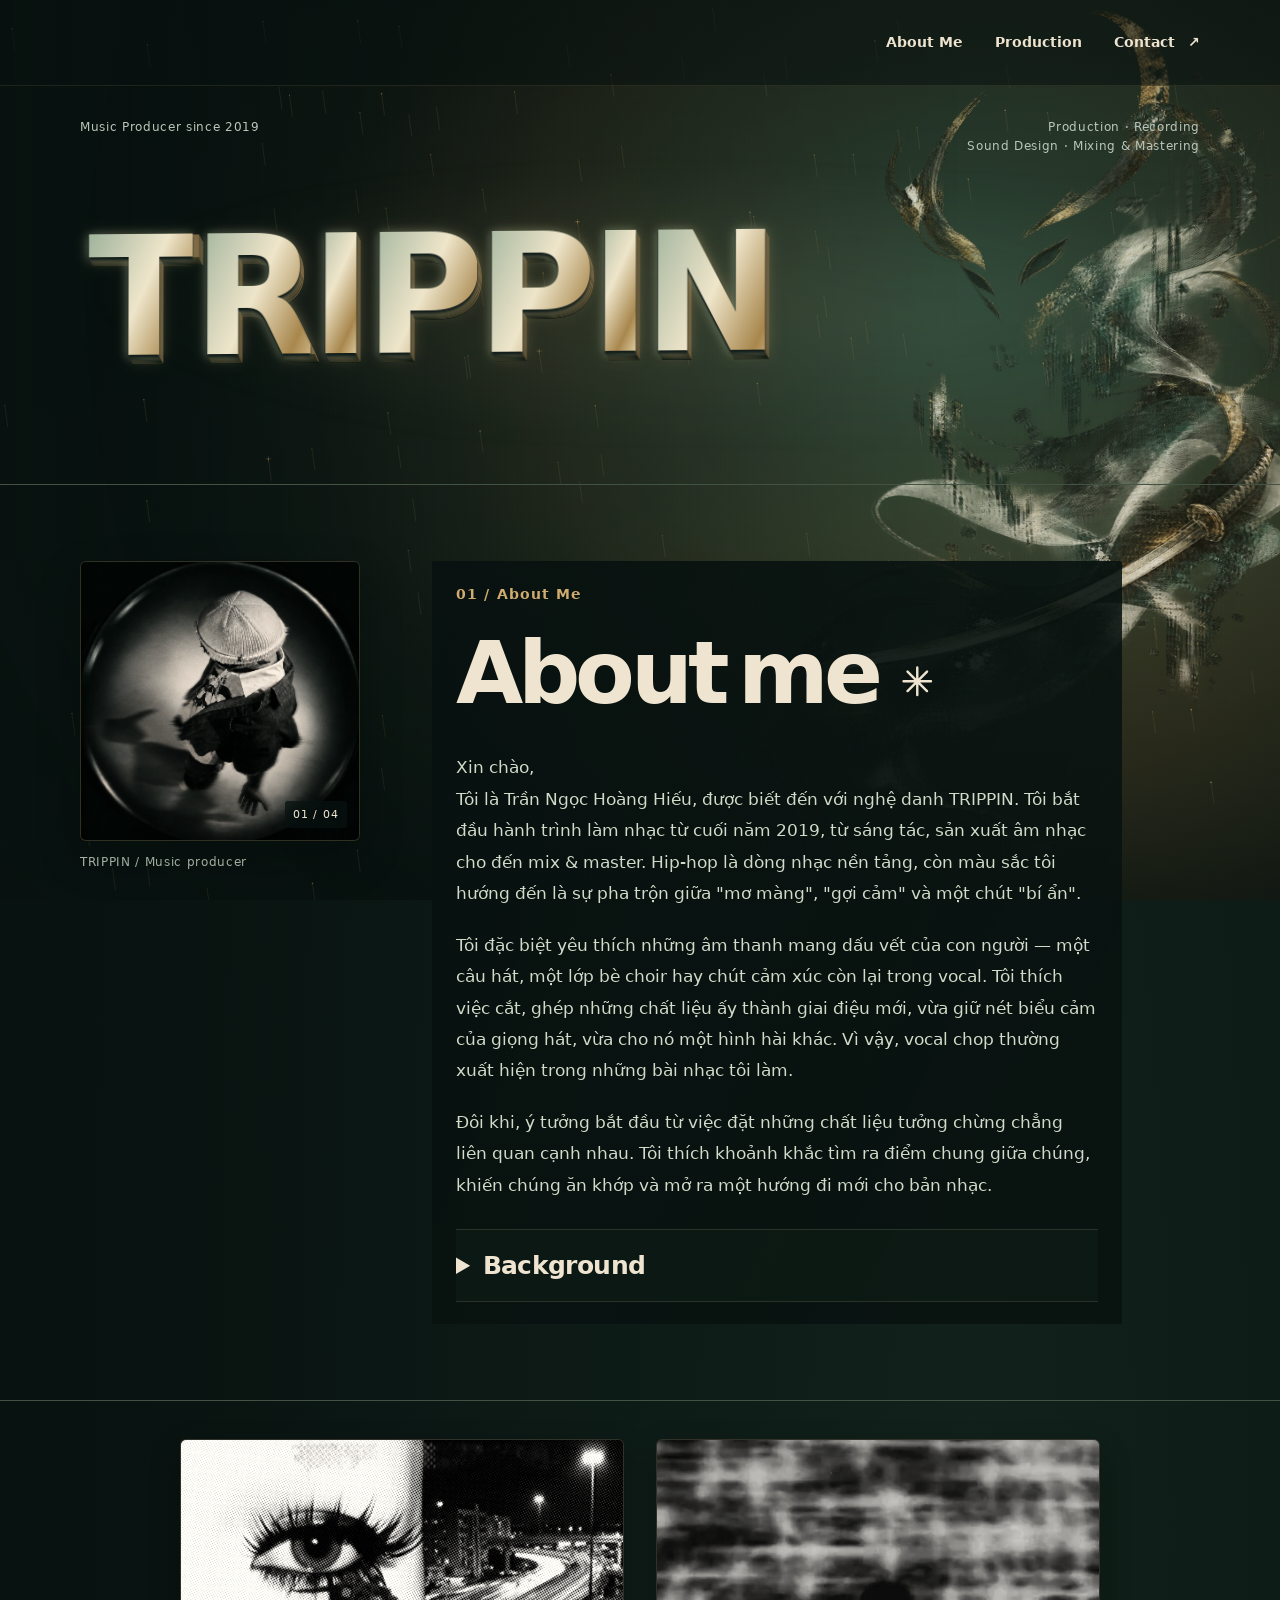
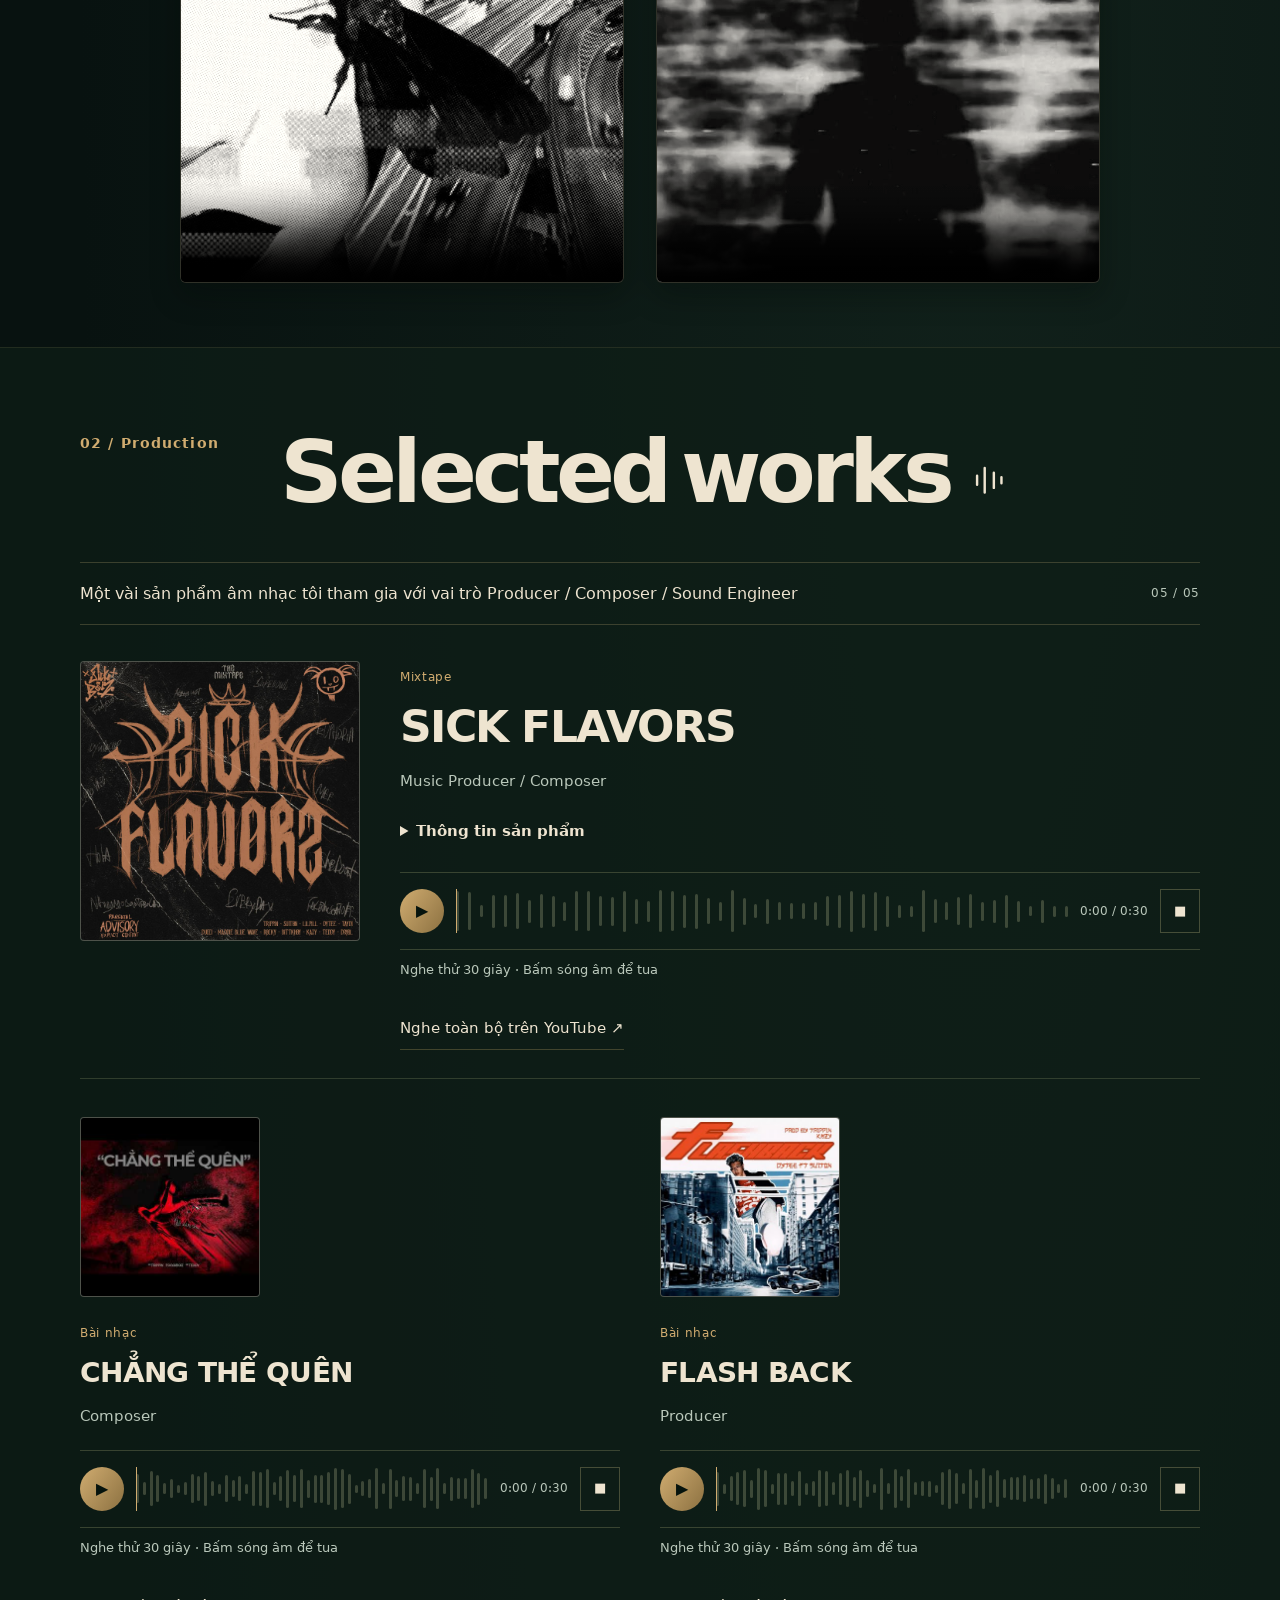
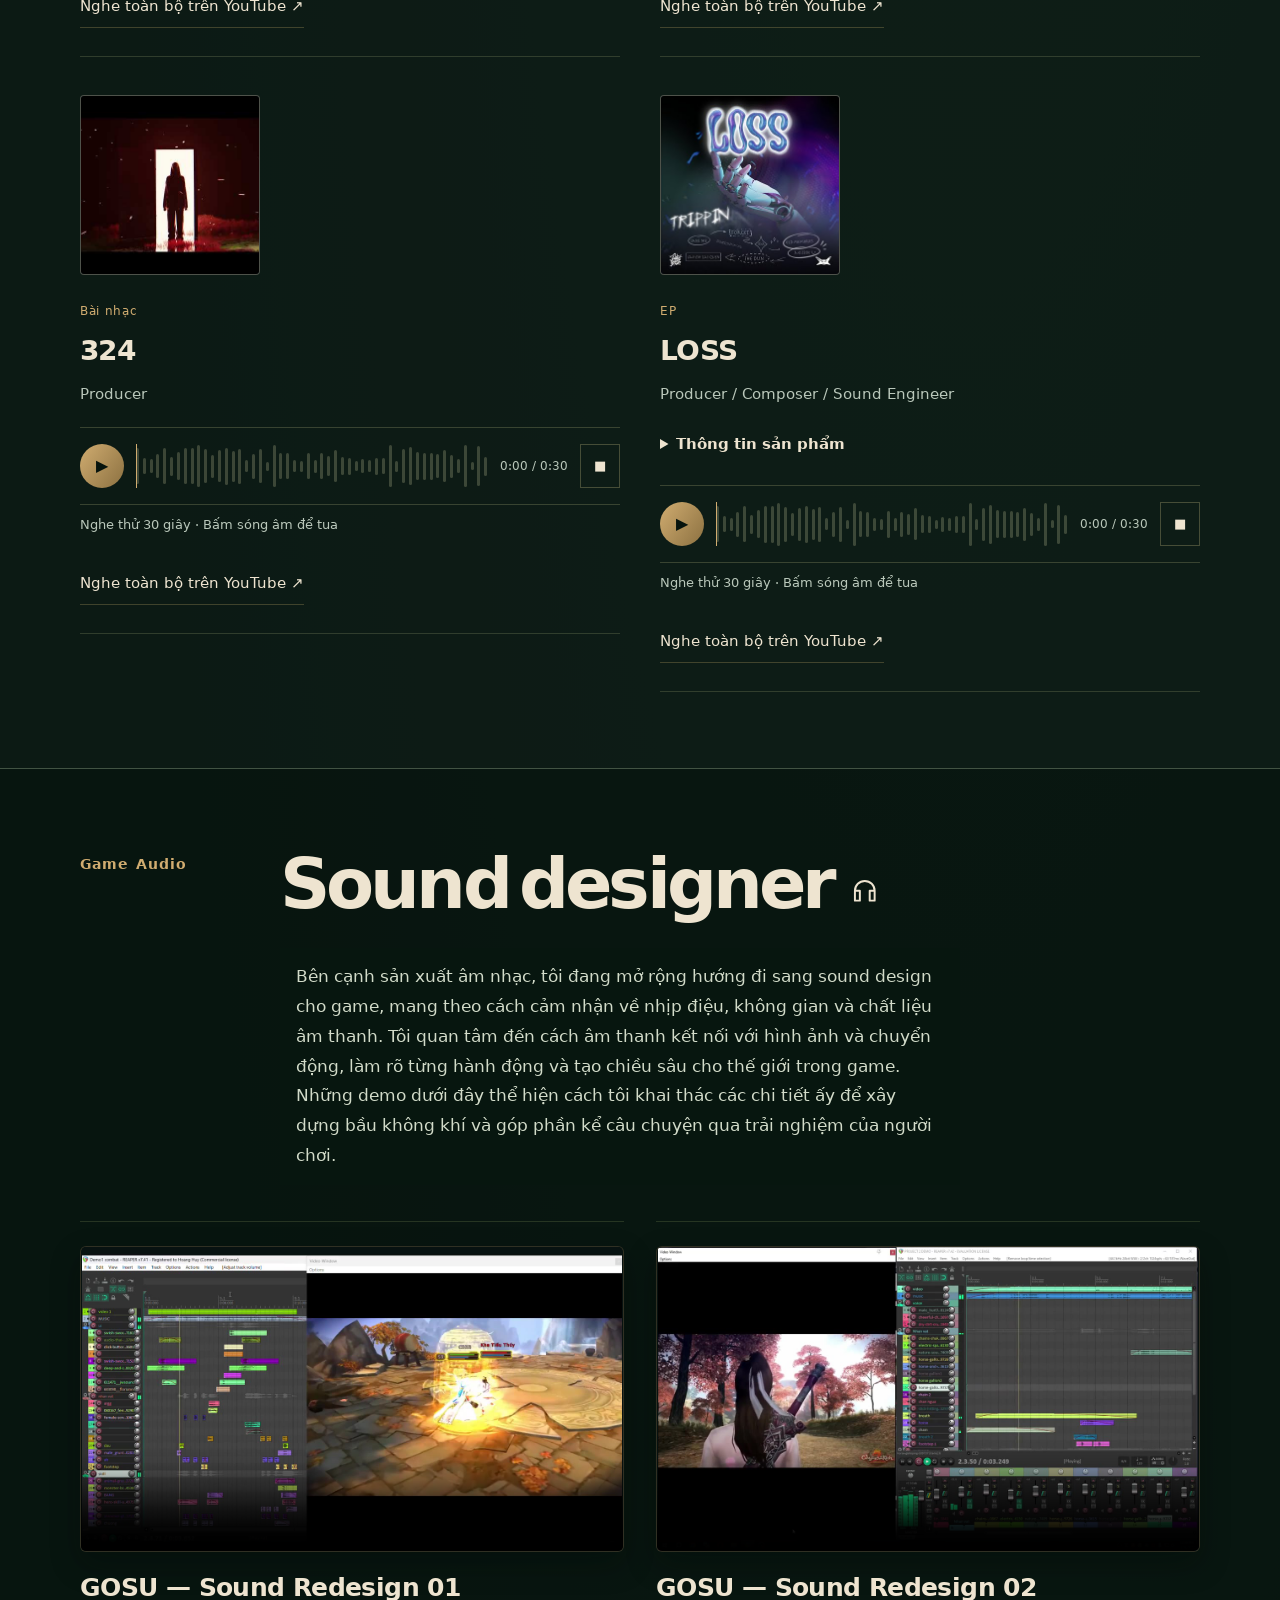
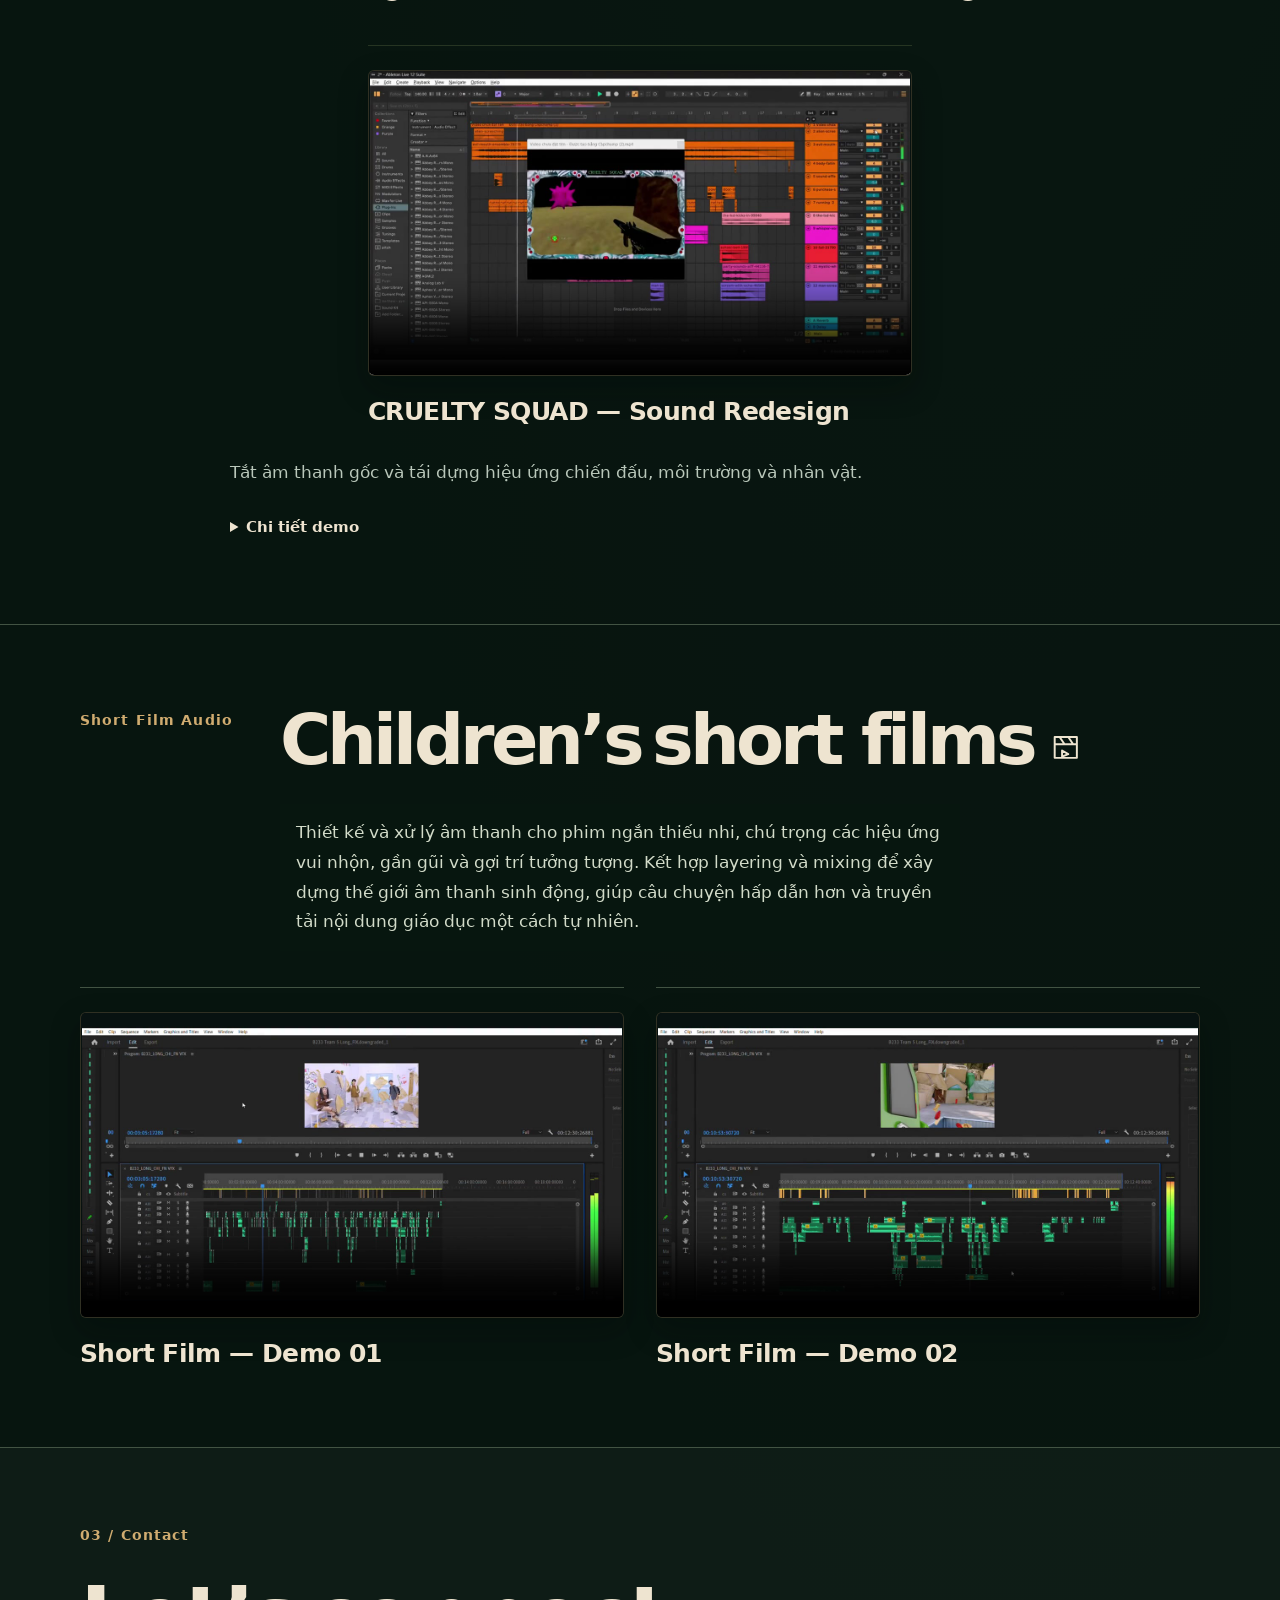
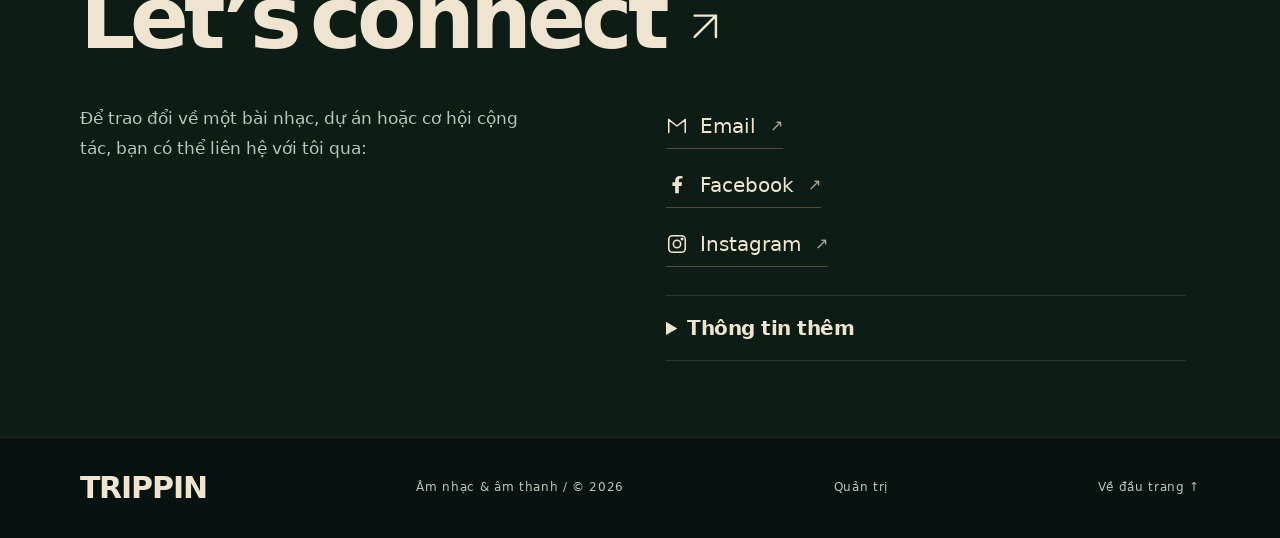
<file: index.html>
<!doctype html><html lang="vi"><head><meta charset="utf-8"><meta name="viewport" content="width=device-width,initial-scale=1"><meta name="theme-color" content="#081210"><meta name="description" content="TRIPPIN — Music producer từ cuối năm 2019. Sáng tác, sản xuất âm nhạc, mix & master. Hip-hop và những khám phá âm thanh mang tính con người."><title>TRIPPIN — Âm nhạc & khám phá âm thanh</title><link rel="preload" href="assets/fonts/trippin-sans-regular.woff" as="font" type="font/woff" crossorigin><link rel="preload" href="assets/fonts/trippin-sans-bold.woff" as="font" type="font/woff" crossorigin><link rel="stylesheet" href="fonts.css?v=19"><link rel="stylesheet" href="style.css?v=33"><link rel="stylesheet" href="visuals.css?v=42"><link rel="stylesheet" href="samurai.css?v=45"><script defer src="editor-store.js"></script><script defer src="content-loader.js"></script><script defer src="youtube-preview.js?v=2"></script><script defer src="portrait-gallery.js?v=2"></script><script defer src="app.js?v=38"></script><script defer src="visuals.js?v=46"></script></head><body><canvas id="interactionCanvas" aria-hidden="true"></canvas><div id="samuraiScene" class="samurai-scene" aria-hidden="true"><div class="samurai-halo"></div><div class="samurai-form" id="samuraiForm"><img id="samuraiFigure" src="assets/visuals/samurai-sonic-v3.png" alt="" fetchpriority="high"><img class="samurai-fragment" data-piece="0" src="assets/visuals/samurai-sonic-v3.png" alt="" loading="eager"><img class="samurai-fragment" data-piece="1" src="assets/visuals/samurai-sonic-v3.png" alt="" loading="eager"><img class="samurai-fragment" data-piece="2" src="assets/visuals/samurai-sonic-v3.png" alt="" loading="eager"><img class="samurai-fragment" data-piece="3" src="assets/visuals/samurai-sonic-v3.png" alt="" loading="eager"><img class="samurai-fragment" data-piece="4" src="assets/visuals/samurai-sonic-v3.png" alt="" loading="eager"><img class="samurai-fragment" data-piece="5" src="assets/visuals/samurai-sonic-v3.png" alt="" loading="eager"><img class="samurai-fragment" data-piece="6" src="assets/visuals/samurai-sonic-v3.png" alt="" loading="eager"><img class="samurai-fragment" data-piece="7" src="assets/visuals/samurai-sonic-v3.png" alt="" loading="eager"><img class="samurai-sheen" src="assets/visuals/samurai-sonic-v3.png" alt="" loading="eager"></div><div class="samurai-mist"></div></div><canvas id="ambientCanvas" aria-hidden="true"></canvas><div class="scroll-progress" aria-hidden="true"></div>
<a href="#main" class="skip">Đến nội dung</a>
<header><nav aria-label="Điều hướng"><a href="#profile">About Me</a><a href="#production">Production</a><a href="#contact">Contact <span>↗</span></a></nav></header>
<main id="main">
<section id="about" class="chapter" aria-label="About Me">
 <div class="hero"><div class="hero-caption"><span class="label" data-copy="heroRole">Music Producer since 2019</span><span class="label" data-copy="heroSkills">Production · Recording
Sound Design · Mixing &amp; Mastering</span></div><div class="name-row"><h1>TRIPPIN</h1></div></div>
 <section id="profile" class="section about"><figure class="portrait"><div id="portraitGallery"><div id="portraitPlaceholder" class="portrait-placeholder"><span class="portrait-letter" aria-hidden="true">T</span><span class="label">Chờ ảnh chân dung</span></div></div><figcaption class="label">TRIPPIN / Music producer</figcaption></figure><div class="about-copy"><span class="label">01 / About Me</span><h2><span data-copy="aboutHeadingLead">About</span><br><em><span data-copy="aboutHeadingTail">me</span><svg class="heading-icon" viewBox="0 0 24 24" aria-hidden="true" focusable="false"><path d="M12 3v18M3 12h18M5.6 5.6l12.8 12.8M5.6 18.4L18.4 5.6"/></svg></em></h2><p data-copy="aboutP1">Xin chào,
Tôi là Trần Ngọc Hoàng Hiếu, được biết đến với nghệ danh TRIPPIN. Tôi bắt đầu hành trình làm nhạc từ cuối năm 2019, từ sáng tác, sản xuất âm nhạc cho đến mix &amp; master. Hip-hop là dòng nhạc nền tảng, còn màu sắc tôi hướng đến là sự pha trộn giữa "mơ màng", "gợi cảm" và một chút "bí ẩn".</p><p data-copy="aboutP2">Tôi đặc biệt yêu thích những âm thanh mang dấu vết của con người — một câu hát, một lớp bè choir hay chút cảm xúc còn lại trong vocal. Tôi thích việc cắt, ghép những chất liệu ấy thành giai điệu mới, vừa giữ nét biểu cảm của giọng hát, vừa cho nó một hình hài khác. Vì vậy, vocal chop thường xuất hiện trong những bài nhạc tôi làm.</p><p data-copy="aboutP3">Đôi khi, ý tưởng bắt đầu từ việc đặt những chất liệu tưởng chừng chẳng liên quan cạnh nhau. Tôi thích khoảnh khắc tìm ra điểm chung giữa chúng, khiến chúng ăn khớp và mở ra một hướng đi mới cho bản nhạc.</p><details class="background-note"><summary>Background</summary><p data-copy="backgroundP1">Tôi hoạt động cùng tổ đội sản xuất âm nhạc Sickboiz và từng cộng tác trong một số dự án của các artist.</p><p data-copy="backgroundP2">Giai đoạn 2024–2025, tôi tham gia đội ngũ sound design cho phim ngắn thiếu nhi trên YouTube, khám phá cách âm thanh tạo không gian và dẫn dắt câu chuyện.</p><p data-copy="backgroundP3">Tôi linh hoạt sử dụng AI để hỗ trợ workflow khi cần, đồng thời muốn đi sâu hơn vào sound design để kể những câu chuyện giàu hình ảnh và cảm xúc.</p></details></div></section>
 <section id="about-media" class="section about-media" aria-label="Video thể hiện màu sắc âm nhạc"><div id="aboutVideos" class="video-grid"></div></section>
 <section id="notes" class="section notes" hidden><div class="subsection-head"><h3>Studio Notes</h3></div><div id="notesList"></div></section>
</section>
<section id="production" class="chapter production" aria-label="Production">
 <section id="work" class="section work"><div class="section-head"><span class="label">02 / Production</span><h2><span data-copy="workHeadingLead">Selected</span><br><em><span data-copy="workHeadingTail">works</span><svg class="heading-icon" viewBox="0 0 24 24" aria-hidden="true" focusable="false"><path d="M4 9v6M9 4v16M15 7v10M20 10v4"/></svg></em></h2></div><div class="filterbar"><span class="label">Một vài sản phẩm âm nhạc tôi tham gia với vai trò Producer / Composer / Sound Engineer</span><span id="workCount" class="label" role="status">00 / 05</span></div><div id="projects"></div><p id="archiveEmpty" class="collection-note">Một mixtape và bốn sản phẩm khác sẽ được bổ sung tại đây.</p></section>
 <section id="game-audio" class="section game-audio"><div class="game-intro"><span class="label">Game Audio</span><h2><span data-copy="gameHeadingLead">Sound</span><br><em><span data-copy="gameHeadingTail">designer</span><svg class="heading-icon" viewBox="0 0 24 24" aria-hidden="true" focusable="false"><path d="M4 13v-1a8 8 0 0 1 16 0v1M4 12h4v8H4zM16 12h4v8h-4z"/></svg></em></h2><p data-copy="gameIntro">Bên cạnh sản xuất âm nhạc, tôi đang mở rộng hướng đi sang sound design cho game, mang theo cách cảm nhận về nhịp điệu, không gian và chất liệu âm thanh. Tôi quan tâm đến cách âm thanh kết nối với hình ảnh và chuyển động, làm rõ từng hành động và tạo chiều sâu cho thế giới trong game. Những demo dưới đây thể hiện cách tôi khai thác các chi tiết ấy để xây dựng bầu không khí và góp phần kể câu chuyện qua trải nghiệm của người chơi.</p></div><div id="gameDemos"></div><div id="gameEmpty" class="video-empty"><span class="label">Demo sẽ được bổ sung</span></div></section>
 <section id="film-audio" class="section film-audio game-audio" aria-label="Short Film Audio"><div class="game-intro"><span class="label">Short Film Audio</span><h2><span data-copy="filmHeadingLead">Children’s</span><br><em><span data-copy="filmHeadingTail">short films</span><svg class="heading-icon" viewBox="0 0 24 24" aria-hidden="true" focusable="false"><path d="M3 10h18v11H3zM3 10V4h18v6M7 4l4 6M14 4l4 6M9 15l5 3-5 2z"/></svg></em></h2><p data-copy="filmIntro">Thiết kế và xử lý âm thanh cho phim ngắn thiếu nhi, chú trọng các hiệu ứng vui nhộn, gần gũi và gợi trí tưởng tượng. Kết hợp layering và mixing để xây dựng thế giới âm thanh sinh động, giúp câu chuyện hấp dẫn hơn và truyền tải nội dung giáo dục một cách tự nhiên.</p></div><div id="filmDemos"></div></section>
</section>
<section id="contact" class="section contact"><span class="label">03 / Contact</span><h2><span data-copy="contactHeadingLead">Let’s</span><br><em><span data-copy="contactHeadingTail">connect</span><svg class="heading-icon" viewBox="0 0 24 24" aria-hidden="true" focusable="false"><path d="M5 19L19 5M5 5h14v14"/></svg></em></h2><div class="contact-bottom"><p data-copy="contactIntro">Để trao đổi về một bài nhạc, dự án hoặc cơ hội cộng tác, bạn có thể liên hệ với tôi qua:</p><div><div id="contactLinks"></div><p id="contactPending" class="small">Thông tin liên hệ đang được bổ sung.</p><details id="additional-info" class="background-note contact-extra"><summary>Thông tin thêm</summary><dl><div><dt>Tên đầy đủ</dt><dd data-copy="contactFullName">Trần Ngọc Hoàng Hiếu</dd></div><div><dt>Ngày sinh</dt><dd data-copy="contactBirthday">15 - 11 - 2000</dd></div><div><dt>Quê quán</dt><dd data-copy="contactHometown">Thành phố Huế</dd></div></dl></details></div></div></section>
</main><footer><a href="#" class="logo">TRIPPIN</a><span class="label">Âm nhạc & âm thanh / © 2026</span><a class="label admin-entry" href="admin.html">Quản trị</a><a href="#" class="label">Về đầu trang ↑</a></footer>
</body></html>
</file>
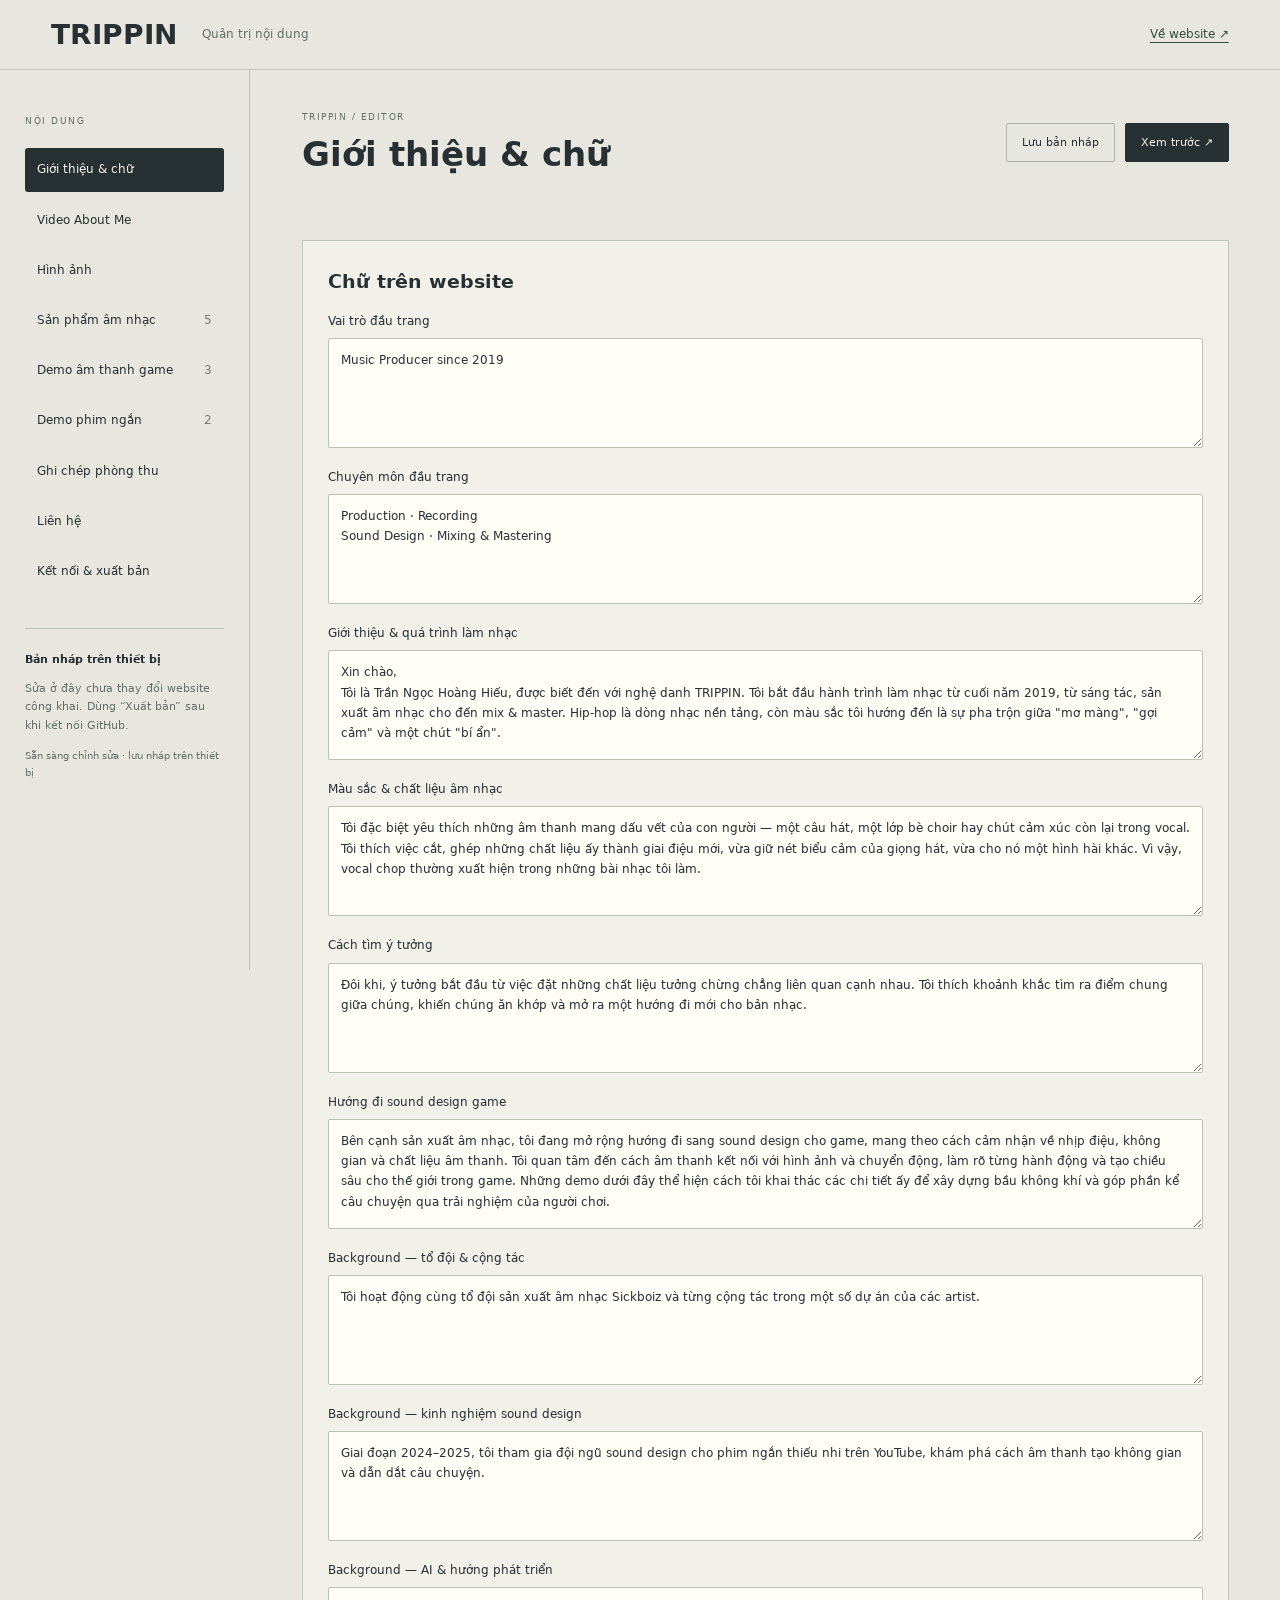
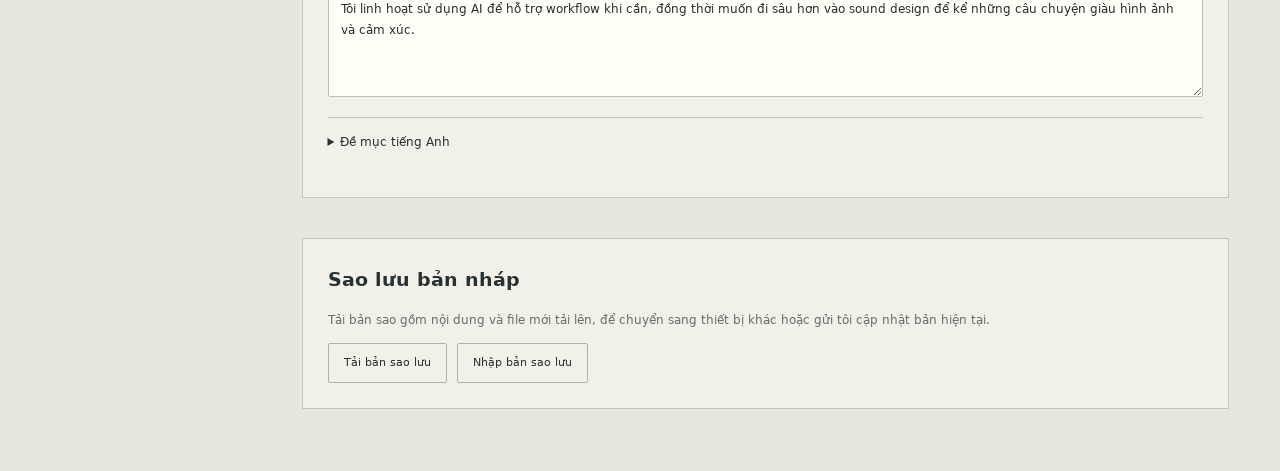
<file: admin.html>
<!doctype html><html lang="vi"><head><meta charset="utf-8"><meta name="viewport" content="width=device-width,initial-scale=1"><meta name="robots" content="noindex,nofollow"><title>TRIPPIN — Quản trị nội dung</title><link rel="stylesheet" href="fonts.css?v=19"><link rel="stylesheet" href="admin.css?v=19"><script defer src="editor-store.js"></script><script defer src="publisher.js"></script><script defer src="youtube-preview.js?v=2"></script><script defer src="admin.js?v=35"></script></head><body>
<header><a href="./" class="brand">TRIPPIN</a><span>Quản trị nội dung</span><a href="./" class="back">Về website ↗</a></header>
<div class="workspace"><aside><p class="eyebrow">NỘI DUNG</p><nav aria-label="Các mục chỉnh sửa"><button data-tab="intro" class="active">Giới thiệu & chữ</button><button data-tab="aboutVideos">Video About Me</button><button data-tab="images">Hình ảnh</button><button data-tab="music">Sản phẩm âm nhạc <span id="musicCount">0</span></button><button data-tab="games">Demo âm thanh game <span id="gameCount">0</span></button><button data-tab="films">Demo phim ngắn <span id="filmCount">0</span></button><button data-tab="notes">Ghi chép phòng thu</button><button data-tab="contact">Liên hệ</button><button data-tab="publish">Kết nối & xuất bản</button></nav><div class="draft-note"><strong>Bản nháp trên thiết bị</strong><p>Sửa ở đây chưa thay đổi website công khai. Dùng “Xuất bản” sau khi kết nối GitHub.</p><span id="draftStatus" role="status">Đang tải…</span></div></aside>
<main><div class="toolbar"><div><span class="eyebrow">TRIPPIN / EDITOR</span><h1 id="panelTitle">Giới thiệu & chữ</h1></div><div class="toolbar-buttons"><button id="saveDraft" class="button">Lưu bản nháp</button><button id="preview" class="button dark">Xem trước ↗</button></div></div><p id="notice" class="notice" role="status" aria-live="polite"></p><div id="editorPanel"></div>
<section id="publishPanel" hidden><div class="card"><h2>Kết nối GitHub</h2><p>Thiết lập một lần để đưa portfolio lên địa chỉ miễn phí không có chữ “chatgpt”. Những lần sau, bạn chỉnh nội dung tại đây rồi xuất bản.</p><ol><li>Tạo repository <strong>trippin</strong>, chọn <strong>Public</strong> và bật <strong>Add README</strong>. <a href="https://github.com/new?name=trippin" target="_blank" rel="noopener noreferrer">Tạo repository ↗</a></li><li>Tạo mã truy cập giới hạn cho repository này, quyền <strong>Contents: Read and write</strong>. <a href="https://github.com/settings/personal-access-tokens/new" target="_blank" rel="noopener noreferrer">Tạo mã truy cập ↗</a></li><li>Điền bên dưới và kết nối. Sau lần xuất bản đầu, bật GitHub Pages theo hướng dẫn hiện ra.</li></ol><div class="form-grid"><label>Tài khoản GitHub<input id="githubOwner" autocomplete="off" value="hoanghieusoundwork"></label><label>Repository<input id="githubRepo" autocomplete="off" value="trippin"></label></div><label>Mã truy cập GitHub<input id="githubToken" type="password" autocomplete="off" placeholder="Chỉ nhập tại đây; không gửi trong cuộc trò chuyện"></label><p class="help">Mã chỉ được giữ trong phiên đang mở và gửi trực tiếp đến GitHub. Khi tải lại trang, bạn cần kết nối lại.</p><div class="actions"><button id="connect" class="button dark">Kết nối GitHub</button><button id="disconnect" class="button" disabled>Ngắt kết nối</button><button id="loadRemote" class="button" disabled>Tải nội dung đã xuất bản</button></div><p id="connectionStatus" role="status">Chưa kết nối. Bạn vẫn có thể sửa và xem trước bản nháp.</p></div><div class="card"><h2>Xuất bản nội dung</h2><p>Bản đang xem trên thiết bị sẽ được ghi vào repository đã chọn. Bản lưu trên GitHub tồn tại giữa các thiết bị; website cần GitHub Pages để đưa thay đổi ra công khai.</p><button id="publish" class="button dark" disabled>Xuất bản lên GitHub</button><p id="publishStatus" role="status" aria-live="polite"></p><div id="publishResult"></div></div></section>
<section class="backup card"><h2>Sao lưu bản nháp</h2><p>Tải bản sao gồm nội dung và file mới tải lên, để chuyển sang thiết bị khác hoặc gửi tôi cập nhật bản hiện tại.</p><div class="actions"><button id="exportBackup" class="button">Tải bản sao lưu</button><label class="file-label button">Nhập bản sao lưu<input id="importBackup" type="file" accept="application/json,.json"></label></div></section>
</main></div>
<dialog id="confirmDialog" aria-labelledby="confirmTitle"><h2 id="confirmTitle">Xác nhận</h2><p id="confirmMessage"></p><div class="actions"><button id="cancelConfirm" class="button">Hủy</button><button id="acceptConfirm" class="button dark">Tiếp tục</button></div></dialog>
</body></html>
</file>
<file: fonts.css>
@font-face{font-family:TrippinSans;src:url('assets/fonts/trippin-sans-regular.woff') format('woff');font-display:swap;font-weight:400;font-style:normal}
@font-face{font-family:TrippinSans;src:url('assets/fonts/trippin-sans-bold.woff') format('woff');font-display:swap;font-weight:700;font-style:normal}
</file>
<file: style.css>
:root{--bg:#1f2426;--ink:#e2dfd3;--muted:#bec1b7;--line:#465052;--paper:#dfded3;--dark:#273032;--accent:#c9997c;--gutter:max(24px,calc((100vw - 1120px)/2));--sans:TrippinSans,Arial,Helvetica,sans-serif}
*{box-sizing:border-box}html{scroll-behavior:smooth;scroll-padding-top:28px}body{margin:0;background:var(--bg);color:var(--ink);font:17px/1.75 var(--sans);overflow-wrap:break-word}button,textarea{font:inherit}a{color:inherit;text-decoration:none}button{cursor:pointer}button:disabled{cursor:wait;opacity:.5}button:focus-visible,a:focus-visible,textarea:focus-visible,[tabindex]:focus-visible{outline:2px solid var(--accent);outline-offset:4px}::selection{background:var(--accent);color:var(--bg)}[hidden]{display:none!important}[data-copy]{white-space:pre-line}h2 [data-copy]{white-space:normal}
.skip{position:fixed;top:-100px;background:var(--ink);color:var(--bg);padding:12px;z-index:5}.skip:focus{top:0}.label{font:400 12px/1.6 var(--sans);letter-spacing:.055em}.small{font-size:14px;color:var(--muted)}header{padding:20px var(--gutter);display:flex;justify-content:flex-end;border-bottom:1px solid var(--line)}nav{display:flex;gap:32px;font-size:14px}nav a{padding:10px 0}nav a:hover{color:var(--accent)}nav span{margin-left:8px}.logo{font:700 30px/1.2 var(--sans);letter-spacing:-.035em;display:inline-block}
.hero{padding:32px var(--gutter) 44px}.hero-caption{display:flex;justify-content:space-between;gap:24px;color:var(--muted)}.hero-caption>.label:last-child{text-align:right}.name-row{margin:32px 0 24px}h1{font:700 clamp(72px,13vw,174px)/1.08 var(--sans);letter-spacing:-.045em;margin:0}.hero-image{position:relative;margin:0;height:clamp(160px,23vw,300px);overflow:hidden;background:#313b3e}.hero-image>img{display:block;width:100%;height:100%;object-fit:cover}.hero-image figcaption{position:absolute;bottom:0;left:0;right:0;display:flex;justify-content:space-between;gap:20px;padding:36px 20px 14px;background:linear-gradient(transparent,#152126df);font-size:12px;color:#e2dfd3}
.section{padding:76px var(--gutter);border-top:1px solid var(--line)}.chapter{scroll-margin-top:28px}h2{font:700 clamp(60px,6.8vw,88px)/1.12 var(--sans);letter-spacing:-.055em;margin:0}h2 em{font-weight:700;font-style:normal;margin-left:.15em}h2 br{display:none}h3{font:500 25px/1.3 var(--sans);letter-spacing:0;margin:0}.section-head{display:grid;grid-template-columns:160px minmax(0,1fr);gap:40px;margin-bottom:40px}.section-head>.label{color:var(--muted);padding-top:8px}
.about{display:grid;grid-template-columns:280px minmax(0,1fr);gap:72px;align-items:start}.portrait{width:100%;margin:0;max-width:280px;position:sticky;top:32px}.portrait-placeholder{aspect-ratio:4/5;background:#2e383a;display:flex;flex-direction:column;align-items:center;justify-content:center;gap:24px;padding:24px;border:1px solid #4c5859}.portrait-letter{font:400 145px/1 var(--sans);color:#89938b}.portrait-placeholder>.label{color:var(--muted)}.portrait>img{width:100%;aspect-ratio:4/5;object-fit:cover;display:block}.portrait figcaption{color:var(--muted);padding-top:12px}.about-copy{min-width:0;max-width:690px}.about-copy>.label{display:block;color:var(--muted);margin-bottom:20px}.about-copy h2{margin-bottom:30px;letter-spacing:-.055em}.about-copy p{font-size:17px;line-height:1.85;color:#cdd0c6;margin:0 0 20px}.background-note{border-top:1px solid var(--line);border-bottom:1px solid var(--line);padding:18px 0;margin-top:28px}.background-note summary{font:700 25px/1.4 var(--sans);cursor:pointer}.background-note p{font-size:16px;margin-top:18px;margin-bottom:0}.about-media{padding-top:38px;padding-bottom:64px}.video-grid{display:grid;grid-template-columns:repeat(2,minmax(0,1fr));gap:32px}.about-video{min-width:0}.video-empty{aspect-ratio:16/9;display:grid;place-items:center;padding:24px;text-align:center;border:1px dashed var(--line);color:var(--muted);background:#273032}.about-video h3{font-size:28px;font-weight:700;margin-top:18px}.about-video p{font-size:16px;color:var(--muted)}
.work{background:var(--paper);color:var(--dark)}.work .section-head>.label{color:#58665e}.filterbar{display:flex;justify-content:space-between;align-items:center;gap:24px;padding:18px 0;border-top:1px solid #a6b0a6;border-bottom:1px solid #a6b0a6;margin-bottom:36px}.filterbar>.label:first-child{font-size:16px;line-height:1.6;letter-spacing:0;max-width:740px}.filterbar>.label:last-child{white-space:nowrap;color:#58665e}
#projects{display:grid;grid-template-columns:repeat(2,minmax(0,1fr));gap:38px 40px;align-items:start}.project-card{min-width:0;border-bottom:1px solid #adb6ac;padding-bottom:28px;display:grid;grid-template-columns:130px minmax(0,1fr);gap:22px;align-items:start}.project-card>img,.project-art{width:100%;aspect-ratio:1;object-fit:cover;display:block;background:#344043}.project-art{display:grid;place-items:center;color:#c4cabd;font:400 32px/1.2 var(--sans)}.project-body{min-width:0}.project-body>.label{color:#58665e}.project-card h3{font-size:28px;font-weight:700;margin:8px 0 10px;overflow-wrap:anywhere}.project-card p{font-size:16px;color:#536057;margin:12px 0}.project-card .project-credit{font-size:15px;margin-top:0}.project-detail{margin:16px 0 0}.project-detail summary{cursor:pointer;font-size:15px;padding:8px 0}.project-detail p{margin:6px 0}.project-placeholder .project-art{background:#c7c9bf;color:#65726a;border:1px solid #b1b7aa}.project-placeholder .project-body>p{font-size:14px}.slot-number{font:400 42px/1 var(--sans)}.mixtape-card{grid-column:1/-1;grid-template-columns:280px minmax(0,1fr);gap:40px}.mixtape-card h3{font:700 clamp(32px,3.5vw,44px)/1.2 var(--sans);margin:10px 0 14px}.artwork-pending{display:flex;flex-direction:column;justify-content:center;gap:22px;text-align:center;padding:24px}.artwork-title{font:400 31px/1.2 var(--sans);letter-spacing:-.025em}.artwork-pending>.label{font-size:12px;color:#bec1b7}.collection-note{font-size:15px;color:#657066;margin:28px 0 0}
.quiet-link{display:inline-flex;gap:24px;align-items:center;border:0;border-bottom:1px solid var(--line);padding:8px 0;background:none;color:inherit;font-size:15px}.quiet-link:hover{color:#935b43}.project-body>.quiet-link{margin-top:16px;border-color:#a5afa1}.clip-controls{display:flex;align-items:center;gap:12px;margin-top:20px;padding:16px 0;border-top:1px solid #a5afa1;border-bottom:1px solid #a5afa1}.clip-button{flex-shrink:0;width:44px;height:44px;border-radius:50%;background:#242b30;color:#f3eee4;border:0;font-size:16px}.clip-button:hover{background:#935b43}.clip-wave{position:relative;display:flex;align-items:center;justify-content:space-between;gap:2px;height:44px;flex:1;min-width:0;--clip-progress:0%;padding:0;border:0;background:none;cursor:pointer;touch-action:manipulation;user-select:none}.clip-wave i{display:block;width:3px;min-width:1px;background:#a4a398;border-radius:3px}.clip-wave-fill{position:absolute;inset:0;display:flex;align-items:center;justify-content:space-between;gap:2px;clip-path:inset(0 calc(100% - var(--clip-progress)) 0 0)}.clip-wave-fill i{background:#935b43}.clip-wave::after{content:'';position:absolute;top:0;bottom:0;width:1px;background:#935b43;left:var(--clip-progress);pointer-events:none}.clip-time{font-size:12px;white-space:nowrap;font-variant-numeric:tabular-nums;color:#536057}.clip-stop{border:1px solid #a5afa1;background:none;color:var(--dark);flex-shrink:0;width:40px;height:44px;padding:0;font-size:13px}.project-card .clip-caption,.quality-note{font-size:13px;line-height:1.6;color:#536057;margin:10px 0}.clip-status,.full-video-status{font-size:15px;color:#935b43;margin:12px 0}.clip-status:empty,.full-video-status:empty{display:none}
/* The note is outside the viewport. Both players keep exactly 16:9. */
.youtube-panel,.full-video-frame{margin-top:18px;width:100%;max-width:560px;overflow-x:auto}.video-viewport{position:relative;width:100%;min-width:356px;aspect-ratio:16/9;background:#151e20}.video-viewport iframe{position:absolute;inset:0;display:block;width:100%;height:100%;border:0}.quality-note{margin-bottom:0}.full-video-poster{width:100%;aspect-ratio:16/9;object-fit:cover;display:block}.full-video-button{padding:12px 20px;background:var(--paper);color:var(--dark);border:0;font:inherit;font-size:15px;margin-top:12px}.full-video-status{color:var(--muted)}.video-link{display:inline-block;font-size:14px;border-bottom:1px solid var(--line);margin-top:12px}.about-video video,.game-demo video{width:100%;aspect-ratio:16/9;object-fit:contain;background:#151e20;display:block}audio{width:100%;margin-top:18px}
.game-audio{background:#293234}.game-intro{display:grid;grid-template-columns:160px minmax(0,1fr);gap:24px 40px}.game-intro>p{grid-column:2;max-width:680px}.game-intro>.label{color:var(--muted);padding-top:8px}.game-intro h2{font-size:clamp(48px,5.5vw,72px)}.game-intro>p{font-size:17px;margin:0;color:#cdd0c6}#gameDemos{display:grid;grid-template-columns:repeat(2,minmax(0,1fr));gap:32px}.game-demo{min-width:0;margin-top:36px;padding-top:24px;border-top:1px solid var(--line)}.game-demo h3{font-size:28px;font-weight:700;margin-top:18px}.game-demo p{font-size:16px;color:var(--muted)}.game-demo .quiet-link{margin:8px 0}.other-demos{margin-top:24px}.game-empty{margin-top:28px}.subsection-head{margin-bottom:24px}.note-entry{display:grid;grid-template-columns:180px minmax(0,1fr);gap:36px;padding:24px 0;border-top:1px solid var(--line)}.note-entry p{font-size:17px;white-space:pre-line;color:var(--muted)}
.contact{background:#d2d3c7;color:var(--dark)}.contact>.label{display:block;color:#59685d;margin-bottom:24px}.contact h2{font-size:clamp(56px,6.8vw,88px)}.contact-bottom{margin-top:36px;display:grid;grid-template-columns:1fr 1fr;gap:52px;align-items:start}.contact-bottom>p{font-size:17px;margin:0;max-width:460px;color:#4e6055}#contactLinks{display:flex;flex-direction:column;gap:14px;margin-bottom:16px}#contactLinks:empty{display:none}#contactLinks a{font-size:20px;overflow-wrap:anywhere;width:fit-content;border-bottom:1px solid #869786}.contact .quiet-link{border-color:#8e9b8e}.contact .small{color:#59685d}footer{padding:32px var(--gutter);display:flex;justify-content:space-between;align-items:center;gap:24px;flex-wrap:wrap}footer>.label{color:var(--muted)}.preview-note{text-align:center;padding:12px var(--gutter);font-size:12px;color:var(--muted);background:#283033}
dialog{max-width:600px;width:calc(100% - 32px);max-height:90dvh;background:var(--paper);color:var(--dark);padding:40px;border:1px solid #8b958b}dialog::backdrop{background:#101a1ccc;backdrop-filter:blur(4px)}.dialog-close{position:absolute;top:8px;right:12px;border:0;background:none;color:var(--dark);font-size:28px;padding:5px 10px}dialog h2{font-size:55px;margin:18px 0}dialog p{font-size:16px;color:#536057}dialog textarea{display:block;resize:vertical;width:100%;min-height:220px;margin:12px 0 20px;background:#eeeee5;color:var(--dark);border:1px solid #acb3a7;padding:14px;font-size:16px;line-height:1.7}.copy-button{background:var(--dark);color:var(--ink);border:0;padding:12px 20px;font-size:16px}#copyStatus{min-height:24px;font-size:14px}
@media(max-width:1000px){.about{grid-template-columns:220px minmax(0,1fr);gap:40px}.section-head{grid-template-columns:220px minmax(0,1fr);gap:40px}.mixtape-card{grid-template-columns:230px minmax(0,1fr);gap:30px}.project-card:not(.mixtape-card){grid-template-columns:100px minmax(0,1fr);gap:18px}.game-intro{grid-template-columns:160px minmax(0,1fr);gap:28px}.game-intro>p{grid-column:2}.game-intro h2{font-size:clamp(48px,5.5vw,72px)}}
@media(max-width:760px){:root{--gutter:24px}.section{padding-top:54px;padding-bottom:54px}.about{grid-template-columns:1fr;gap:30px}.portrait{position:static;max-width:180px}.portrait-letter{font-size:105px}.portrait-placeholder{gap:16px;padding:18px}.portrait-placeholder>.label{font-size:11px}.about-copy{max-width:none}.about-copy h2 br{display:none}.about-copy h2 em{margin-left:.15em}.section-head{grid-template-columns:1fr;gap:20px;margin-bottom:28px}#projects{grid-template-columns:1fr;gap:28px}.mixtape-card{grid-template-columns:200px minmax(0,1fr);gap:24px}.project-card:not(.mixtape-card){grid-template-columns:110px minmax(0,1fr)}.mixtape-card .youtube-panel,.mixtape-card .clip-controls{min-width:0}.video-grid,#gameDemos{grid-template-columns:1fr;gap:28px}.about-media{padding-top:28px}.contact-bottom{grid-template-columns:1fr;gap:28px}.hero-caption>.label{font-size:11px}.game-intro{grid-template-columns:1fr;gap:20px}.game-intro>p{grid-column:auto}.game-intro h2 br{display:none}.game-intro h2 em{margin-left:.15em}.note-entry{grid-template-columns:1fr;gap:12px}}
@media(max-width:600px){body{font-size:16px}nav{gap:22px;font-size:14px}.hero{padding-top:24px;padding-bottom:32px}.hero-caption{gap:18px}.hero-caption>.label{letter-spacing:0;font-size:11px}.hero-caption>.label:last-child{max-width:160px}.name-row{margin:30px 0 20px}h1{font-size:17.5vw}.hero-image{height:170px}.hero-image figcaption{font-size:11px;padding:32px 14px 12px}h2{font-size:clamp(38px,9.5vw,54px)}.about-copy p{font-size:16px;line-height:1.85}.background-note p{font-size:16px}.filterbar{align-items:flex-start;gap:16px}.filterbar>.label:first-child{font-size:15px}.mixtape-card{grid-template-columns:1fr;gap:24px}.mixtape-card>img,.mixtape-card>.project-art{width:min(100%,230px)}.mixtape-card h3{font-size:36px}.project-card:not(.mixtape-card){grid-template-columns:90px minmax(0,1fr);gap:18px}.project-card h3{font-size:28px;font-weight:700}.mixtape-card h3{font-size:36px}.clip-controls{gap:10px}.clip-time{font-size:11px}.clip-wave,.clip-wave-fill{gap:1px}.game-intro h2{font-size:clamp(38px,9.5vw,54px)}.game-intro h2 br{display:block}.game-intro h2 em{margin-left:0}.game-intro>p{font-size:16px}.contact-bottom>p{font-size:16px}.contact h2{font-size:clamp(38px,9.5vw,54px)}#contactLinks a{font-size:18px}.contact .small{font-size:14px}footer{gap:20px}footer>.label{font-size:11px}dialog{padding:32px 22px}.video-viewport{min-width:356px}}


/* Compact cover art leaves enough room for readable titles and playback. */
.project-card:not(.mixtape-card){display:block}.project-card:not(.mixtape-card)>img,.project-card:not(.mixtape-card)>.project-art{max-width:180px;margin-bottom:20px}
@media(max-width:600px){:root{--gutter:16px}.youtube-panel,.full-video-frame{width:calc(100% + 32px);margin-left:-16px;max-width:none}.quality-note{padding:0 16px}.project-card:not(.mixtape-card)>img,.project-card:not(.mixtape-card)>.project-art{max-width:160px}.hero-caption>.label:first-child{max-width:130px}}

/* Clear hierarchy without changing body copy. */
.about-copy>.label,.section-head>.label,.contact>.label,.game-intro>.label{font-size:16px;font-weight:700;letter-spacing:.045em;color:inherit}nav{font-weight:700}h3{font-weight:700}.project-detail summary{font-weight:700}.artwork-title{font-family:var(--sans);font-weight:700;letter-spacing:0}

/* One family, two real weights, one consistent chapter hierarchy. */
h1,h2,h3,.logo,.background-note summary{font-synthesis:none}h3{letter-spacing:-.025em}.section-head>.label,.about-copy>.label,.contact>.label,.game-intro>.label{font-size:14px;letter-spacing:.08em;line-height:1.6}.project-card .project-credit{margin-top:12px}.background-note summary{letter-spacing:-.025em}.mixtape-card h3{letter-spacing:-.035em}
@media(max-width:600px){.section-head h2 br{display:block}.section-head h2 em{margin-left:0}.contact h2 br{display:block}.contact h2 em{margin-left:0}.about-copy h2{font-size:clamp(38px,9.5vw,54px)}.section-head>.label,.about-copy>.label,.contact>.label,.game-intro>.label{font-size:13px}.logo{font-size:27px}}

@media(min-width:761px) and (max-width:1000px){.section-head h2 br{display:block}.section-head h2 em{margin-left:0}}

/* Square About Me films; other YouTube players retain their own ratio. */
#aboutVideos{max-width:920px;margin-inline:auto}.about-video .video-empty,.about-video video,.about-video .full-video-poster{aspect-ratio:1;object-fit:contain;background:#151e20}.about-video .full-video-frame{width:100%;max-width:none;margin-left:0;overflow-x:hidden}.about-video .video-viewport{aspect-ratio:1;min-width:200px}.heading-icon{display:inline-block;width:.42em;height:.42em;margin-left:.24em;vertical-align:.04em;fill:none;stroke:currentColor;stroke-width:1.6;stroke-linecap:round;stroke-linejoin:round;letter-spacing:normal}

h3 .heading-icon,summary .heading-icon,.label .heading-icon{width:.72em;height:.72em;vertical-align:-.03em;margin-left:.4em}

#contactLinks .contact-link{display:inline-flex;align-items:center;gap:12px;padding:8px 0;line-height:1.4;transition:color .2s,border-color .2s}#contactLinks .contact-link:hover{color:var(--accent)}.contact-icon{width:22px;height:22px;flex:none;fill:none;stroke:currentColor;stroke-width:1.7;stroke-linecap:round;stroke-linejoin:round}.contact-arrow{font-size:.8em;opacity:.7;margin-left:2px}

.about-video video{border:1px solid #d0ac7040;border-radius:3px;background:#081210;box-shadow:0 12px 30px #02080655}.about-video h3{font-size:22px;color:var(--ink);margin-top:16px;letter-spacing:-.02em}

/* A restrained warm monochrome grade connects both studies to the brass palette. */
.about-video video{object-fit:cover;filter:sepia(.16) saturate(.55) hue-rotate(5deg);border-color:#d0ac7029}

.game-demo video{border:1px solid #d0ac7029;border-radius:3px;background:#081210;box-shadow:0 12px 30px #02080655;aspect-ratio:16/9;object-fit:contain}

.game-demo-note{margin-top:28px;max-width:820px}.game-demo-note p{font-size:17px;line-height:1.85;color:#cdd0c6;margin:0 0 18px}.game-demo-note .project-detail{margin-top:18px}.game-demo-note .project-detail p{margin:16px 0}.game-demo-note .demo-credit{font-size:14px;color:var(--muted);padding-top:16px;border-top:1px solid var(--line)}

@media(min-width:761px){#gameDemos>.game-demo:nth-child(3){grid-column:1/-1;width:calc((100% - 32px)/2);justify-self:center;margin-top:0}}

.film-audio{border-top:1px solid var(--line)}#filmDemos{display:grid;grid-template-columns:repeat(2,minmax(0,1fr));gap:32px;margin-top:36px}.film-demo{min-width:0;padding-top:24px;border-top:1px solid var(--line)}.film-demo video{display:block;width:100%;aspect-ratio:16/9;object-fit:contain;background:#081210;border:1px solid #d0ac7029;border-radius:3px;box-shadow:0 12px 30px #02080655}.film-demo h3{font:700 25px/1.4 var(--sans);margin:18px 0 0}.film-demo p{font-size:16px;color:var(--muted)}@media(max-width:760px){#filmDemos{grid-template-columns:1fr}}

.portrait-placeholder{aspect-ratio:1}.portrait-gallery{position:relative;aspect-ratio:1;background:#081210;border:1px solid #d0ac7040;border-radius:3px;overflow:hidden;box-shadow:0 16px 40px #02080655}.portrait-track{display:flex;width:100%;height:100%;overflow-x:auto;scroll-snap-type:x mandatory;scrollbar-width:none;overscroll-behavior-x:contain;touch-action:pan-x pan-y pinch-zoom}.portrait-track::-webkit-scrollbar{display:none}.portrait-track>img{display:block;flex:0 0 100%;width:100%;height:100%;object-fit:cover;scroll-snap-align:start;scroll-snap-stop:always;user-select:none}.portrait-arrow{position:absolute;top:50%;transform:translateY(-50%);width:36px;height:40px;padding:0;border:1px solid #d0ac7080;border-radius:4px;background:#081210c9;color:#eee4d0;font:400 30px/1 var(--sans);opacity:0;transition:opacity .2s,background .2s;cursor:pointer}.portrait-arrow.previous{left:10px}.portrait-arrow.next{right:10px}.portrait-gallery:hover .portrait-arrow,.portrait-gallery:focus-within .portrait-arrow{opacity:1}.portrait-arrow:hover{background:#233c31}.portrait-count{position:absolute;right:12px;bottom:12px;padding:4px 8px;background:#081210bb;color:#eee4d0;border-radius:3px;font-size:11px;letter-spacing:.08em;pointer-events:none}.portrait-gallery[data-count="1"] .portrait-count{display:none}.portrait-track:focus-visible{outline:2px solid #d0ac70;outline-offset:-3px}@media(hover:none){.portrait-arrow{opacity:1}}@media(max-width:760px){.portrait{max-width:240px}}

.portrait-gallery{transition:border-color .45s}.portrait-gallery.is-changing{border-color:#d0ac70b3}.portrait-transition{position:absolute;inset:0;width:100%;height:100%;object-fit:cover;pointer-events:none;z-index:2}.portrait-sheen{position:absolute;inset:-10%;pointer-events:none;z-index:3;opacity:0;background:linear-gradient(110deg,transparent 32%,#eee4d033 47%,#d0ac7044 52%,transparent 68%)}.portrait-arrow,.portrait-count{z-index:4}.portrait-track>img{filter:saturate(.75)}.portrait-transition{filter:saturate(.75)}

.contact-extra{margin-top:28px;padding:18px 0;max-width:520px}.contact-extra summary{font-size:20px}.contact-extra dl{display:grid;gap:14px;margin:20px 0 6px}.contact-extra dl>div{display:grid;grid-template-columns:105px minmax(0,1fr);gap:16px;align-items:baseline}.contact-extra dt{font-size:14px;color:var(--muted)}.contact-extra dd{margin:0;font-size:16px;line-height:1.65;color:var(--ink)}.contact-extra[open] dl{animation:detail-arrive .45s cubic-bezier(.22,1,.36,1) both}@media(max-width:600px){.contact-extra dl>div{grid-template-columns:88px minmax(0,1fr);gap:12px}}

/* Final editorial rhythm: shared media framing and quiet jade/brass details. */
.game-demo h3,.film-demo h3{font-size:clamp(20px,2vw,25px);line-height:1.4;letter-spacing:-.025em}
#gameDemos{row-gap:40px}.game-demo-note{margin-inline:auto;max-width:820px}
.about-video video,.game-demo video,.film-demo video,.portrait-gallery{border-radius:6px;border-color:#d0ac7033}
.game-demo-note p{color:var(--muted)}.film-demo p{color:var(--muted)}
.contact .contact-extra{background:transparent}.contact .contact-extra dt{color:var(--muted)}
.contact .contact-extra dd{color:var(--ink)}#contactLinks .contact-link:hover{color:var(--accent)}
.project-card>img{border-radius:4px;border:1px solid #d0ac7029}.project-body>.quiet-link:hover{color:var(--accent)}
.video-viewport{min-width:0}.youtube-panel,.full-video-frame{overflow:hidden}
@media(max-width:600px){.youtube-panel,.full-video-frame{width:100%;margin-left:0}.quality-note{padding:0}.game-demo-note p{font-size:16px}.game-demo h3,.film-demo h3{font-size:21px}}
</file>
<file: visuals.css>
/* A quiet cinematic layer beneath the editorial content. */
body{isolation:isolate}#ambientCanvas{position:fixed;inset:0;width:100%;height:100%;pointer-events:none;z-index:-1}header,main,footer,.preview-note{position:relative}.scroll-progress{position:fixed;inset:0 0 auto;height:2px;background:linear-gradient(90deg,#8ca9a1,#c9997c,#c4bed6);transform:scaleX(0);transform-origin:left;z-index:8;pointer-events:none}
.name-row{perspective:1100px;padding:14px 0 22px;overflow:visible}.name-row h1{position:relative}.trippin-stage{display:block;position:relative;transform-style:preserve-3d;transform-origin:45% 50%;will-change:transform}.trippin-front{position:relative;display:block;transform:translateZ(1px)}.trippin-depth{position:absolute;inset:0;display:block;color:#566763;transform:translate3d(calc(var(--depth)*.9px),calc(var(--depth)*1.2px),calc(var(--depth)*-2px));text-shadow:0 1px #1a2223;pointer-events:none}.trippin-letter{display:inline-block;animation:letter-float 5.5s ease-in-out infinite;animation-delay:calc(var(--i)*-.3s)}.trippin-front .trippin-letter{background:linear-gradient(115deg,#b6c5bd 0%,#eee9dc 30%,#d2ad96 48%,#f2eee4 57%,#9bb5ac 85%);background-size:240% 100%;background-clip:text;-webkit-background-clip:text;color:transparent;-webkit-text-fill-color:transparent;animation:letter-float 5.5s ease-in-out infinite,metal-light 14s ease-in-out infinite;animation-delay:calc(var(--i)*-.3s),calc(var(--i)*-.65s);filter:drop-shadow(0 3px 1px #111c1a)}
@keyframes letter-float{0%,100%{transform:translateY(0)}50%{transform:translateY(-.025em)}}@keyframes metal-light{0%,100%{background-position:0% 50%}50%{background-position:100% 50%}}
.hero-image.visual-study{background:linear-gradient(125deg,#2e454038,#51455725);border:1px solid #748b7d40}.hero-image.visual-study>img{opacity:.22;mix-blend-mode:luminosity}.hero-image.visual-study::after{content:'';position:absolute;inset:0;background:linear-gradient(120deg,transparent 20%,#deceb90c 50%,transparent 80%);background-size:250% 100%;animation:metal-light 18s ease-in-out infinite;pointer-events:none}.hero-image figcaption{z-index:1}.work{background:#dfded3f5}.game-audio{background:#293234df}.contact{background:#d2d3c7f5}.background-note{background:#20282a30}header{background:#1f242645}
.section,.project-card,.about-video,.game-demo{transition:opacity .8s ease,translate .8s cubic-bezier(.22,1,.36,1)}.reveal-pending{opacity:0;translate:0 22px}.project-card{transition:border-color .3s,opacity .8s ease,translate .8s ease}.project-card:hover{border-color:#7b8c7b}.project-card>img{transition:filter .6s ease}.project-card:hover>img{filter:contrast(1.04)}.heading-icon{transition:transform .6s cubic-bezier(.22,1,.36,1)}h2:hover .heading-icon{transform:rotate(-8deg)}nav a{position:relative}nav a::after{content:'';position:absolute;bottom:5px;left:0;width:100%;height:1px;background:var(--accent);transform:scaleX(0);transform-origin:left;transition:transform .35s}nav a:hover::after{transform:scaleX(1)}
.motion-toggle{font:400 12px/1.6 var(--sans);color:var(--muted);border:1px solid #59665d;background:transparent;padding:8px 12px;border-radius:20px}.motion-toggle:hover{color:var(--ink);border-color:var(--accent)}
.motion-paused .trippin-letter,.motion-paused .visual-study::after{animation:none}.motion-paused .reveal-pending{opacity:1;translate:none}.motion-paused .section,.motion-paused .project-card,.motion-paused .about-video,.motion-paused .game-demo{transition:none}
@media(max-width:600px){.name-row{padding:8px 0 14px;perspective:800px}.trippin-depth{transform:translate3d(calc(var(--depth)*.5px),calc(var(--depth)*.7px),calc(var(--depth)*-1.2px))}.motion-toggle{font-size:11px}#ambientCanvas{opacity:.85}}


/* Spatial chrome, stronger chapter entrances and visible click ripples. */
#interactionCanvas{position:fixed;inset:0;width:100%;height:100%;pointer-events:none;z-index:20}.section,.project-card,.about-video,.game-demo{transition:opacity 1s ease,translate 1s cubic-bezier(.22,1,.36,1),filter .9s ease,scale 1s cubic-bezier(.22,1,.36,1)}.reveal-pending{opacity:0;translate:0 54px;filter:blur(4px)}.project-card.reveal-pending,.about-video.reveal-pending,.game-demo.reveal-pending{scale:.965}.project-card:hover{border-color:#637e71}.project-card>img,.about-video video,.portrait>img{transition:transform .8s cubic-bezier(.22,1,.36,1),filter .6s}.project-card:hover>img{transform:translateY(-4px);filter:contrast(1.06)}h2{cursor:default}h2:hover .heading-icon{transform:rotate(-15deg) scale(1.12)}summary,button,a{touch-action:manipulation}.visual-study{box-shadow:inset 0 0 50px #7eac9830}.background-note[open]{border-color:#859c8d;background:#2639364a}.background-note[open]>p{animation:detail-arrive .65s cubic-bezier(.22,1,.36,1) both}@keyframes detail-arrive{from{opacity:0;transform:translateY(10px)}to{opacity:1;transform:translateY(0)}}
.motion-paused .reveal-pending{filter:none;scale:1}.motion-paused .background-note[open]>p{animation:none}.motion-paused #interactionCanvas{display:none}
@media(max-width:600px){.reveal-pending{translate:0 32px;filter:blur(2px)}.project-card.reveal-pending,.about-video.reveal-pending{scale:.98}}


.scroll-art{transform:perspective(1200px) translateY(var(--art-y,0px)) rotateX(var(--art-angle,0deg));transform-origin:center}.motion-paused .scroll-art{transform:none!important}

.about-copy{background:linear-gradient(115deg,#1f2426ed,#1f2426c9);padding:22px 24px;border-radius:2px}.game-intro>p{background:#293234b8;padding:14px 16px}.about-copy>.label{margin-bottom:20px}@media(max-width:600px){.about-copy{padding:18px 16px}.game-intro>p{padding:12px 14px}}

@media(max-width:360px){.about-copy h2{font-size:34px}}

/* Ribbon sculpture wraps the heading in separate front/back planes. */
.name-row h1{isolation:isolate;overflow:visible}.name-row h1 .trippin-stage{position:relative;z-index:1}.title-aura{position:absolute;left:-6%;top:-45%;width:112%;height:190%;pointer-events:none;user-select:none}.title-aura-back{z-index:0;opacity:.8}.title-aura-front{z-index:2;opacity:.75}.name-row h1::before{content:'';position:absolute;inset:-30% -5%;z-index:-1;pointer-events:none;background:radial-gradient(ellipse at 50% 50%,#d0ac7010,transparent 65%),radial-gradient(ellipse at 70% 60%,#86a59410,transparent 62%);filter:blur(12px)}

@media(max-width:600px){.title-aura-front{opacity:.65}.name-row h1::before{filter:none}}


/* Soft ink and jade haze soften the serpent's rear plane. */
.title-aura-back{filter:blur(.6px);opacity:.95}
.title-aura-front{opacity:.95}
@media(max-width:600px){.title-aura-back{filter:none}.title-aura-front{opacity:.9}}

/* Soft jade/brass edge bloom keeps the metallic face crisp. */
.name-row .trippin-front .trippin-letter{filter:drop-shadow(0 3px 1px #111c1a) drop-shadow(-2px 0 4px #86a59455) drop-shadow(2px 1px 7px #d0ac7048)}
@media(max-width:600px){.name-row .trippin-front .trippin-letter{filter:drop-shadow(0 2px 1px #111c1a) drop-shadow(-1px 0 3px #86a59444) drop-shadow(1px 0 4px #d0ac7040)}}

#profile{scroll-margin-top:24px}.hero .name-row{margin-bottom:36px}nav a:active,.contact-link:active{color:var(--accent)}
</file>
<file: samurai.css>
/* Ink, cold jade and aged brass — a single cinematic color system. */
:root{--bg:#081210;--ink:#eee4d0;--muted:#b9c7ba;--line:#425343;--paper:#15231c;--dark:#eee4d0;--accent:#d0ac70;--jade:#86a594;--amber:#df9e55}
body{background:radial-gradient(ellipse at 76% 22%,#1c332873,transparent 65%),#081210;color:var(--ink)}header{background:#0812108c;border-color:#9a89562b}nav a:hover{color:var(--accent)}::selection{background:#d0ac70;color:#081210}.scroll-progress{background:linear-gradient(90deg,#6d977f,#d0ac70,#eda363)}
.samurai-scene{position:fixed;inset:0;pointer-events:none;z-index:-2;overflow:hidden;perspective:1200px;background:radial-gradient(ellipse at 74% 55%,#223b2d66,transparent 68%)}#samuraiFigure{position:absolute;right:max(-70px,calc((100vw - 1280px)/2 - 110px));bottom:-5vh;height:104svh;max-width:76vw;object-fit:contain;opacity:.83;transform:translate3d(var(--samurai-x,0px),var(--samurai-y,0px),var(--camera-z,0px)) rotateY(var(--samurai-turn,-3deg)) rotateX(var(--samurai-tilt,0deg));transform-origin:50% 60%;filter:drop-shadow(-12px 4px 38px #020806);will-change:transform;mask-image:linear-gradient(to bottom,#000 0%,#000 76%,transparent 100%);-webkit-mask-image:linear-gradient(to bottom,#000 0%,#000 76%,transparent 100%)}.samurai-halo{position:absolute;inset:0;background:radial-gradient(ellipse at 73% 38%,#87ad8521,transparent 52%),radial-gradient(ellipse at 88% 88%,#c68a3d29,transparent 40%);animation:halo-breathe 12s ease-in-out infinite alternate}.samurai-mist{position:absolute;inset:-15%;background:radial-gradient(ellipse at 75% 76%,#a9b89912,transparent 40%),radial-gradient(ellipse at 25% 65%,#6d937a10,transparent 35%);filter:blur(12px);animation:mist-drift 22s ease-in-out infinite alternate}.samurai-scene::after{content:'';position:absolute;inset:0;background:linear-gradient(90deg,#081210d9 0%,#08121075 32%,transparent 75%),linear-gradient(0deg,#081210ba,transparent 40%)}
@keyframes halo-breathe{from{opacity:.5;transform:scale(1)}to{opacity:1;transform:scale(1.06)}}@keyframes mist-drift{from{transform:translate3d(-2%,2%,0)}to{transform:translate3d(3%,-2%,0)}}
.trippin-depth{color:#75603d;text-shadow:0 1px #05110d}.trippin-front .trippin-letter{background-image:linear-gradient(115deg,#93ab95 0%,#eee5ca 28%,#a8874d 45%,#f5e7c3 58%,#738e7c 86%);filter:drop-shadow(0 3px 1px #04110b)}.hero-image.visual-study{background:linear-gradient(125deg,#10261e15,#5c441a18);border-color:#d0ac7040;box-shadow:inset 0 0 70px #06120b35}.hero-image.visual-study>img{opacity:0}.hero-image figcaption{color:var(--ink);background:linear-gradient(transparent,#05120fdb)}
.about-copy{background:linear-gradient(115deg,#081210f2,#081210d9)}.about-copy p,.note-entry p{color:#d2dbc9}.background-note{background:#12221a66;border-color:#6d75564d}.background-note[open]{background:#13271ddd;border-color:#9e945f}.background-note summary{color:var(--ink)}
.work{background:#0f1e18ef;color:var(--ink);border-color:#8c80532e}.contact{background:#112019f0;color:var(--ink)}.game-audio{background:#081710db}.game-intro>p{background:#081710d9;color:#d2dbc9}.section-head>.label,.work .section-head>.label,.contact>.label,.about-copy>.label,.game-intro>.label{color:var(--accent)}.filterbar{border-color:#82785366}.filterbar>.label:last-child{color:var(--muted)}
.project-card{border-color:#66715166}.project-card:hover{border-color:var(--accent)}.project-body>.label{color:var(--accent)}.project-card p,.project-card .project-credit,.project-detail p,.game-demo p,.about-video p,.collection-note{color:var(--muted)}.project-art,.artwork-pending{background:linear-gradient(135deg,#1d3227,#0a1812);color:var(--ink)}.artwork-pending>.label{color:var(--muted)}.project-placeholder .project-art{background:#192a20;color:#9bb19c;border-color:#65724d66}.clip-controls{border-color:#7c805b66}.clip-button{background:linear-gradient(125deg,#d0ac70,#8c7141);color:#06130d}.clip-button:hover{background:#e3c48c}.clip-wave i{background:#a8ac854f}.clip-wave-fill i,.clip-wave::after{background:var(--accent)}.clip-stop{border-color:#9b966966;color:var(--ink)}.clip-time,.project-card .clip-caption,.quality-note,.project-card .clip-status{color:var(--muted)}.clip-status{color:var(--accent)}.quiet-link,.project-body>.quiet-link,.video-link{border-color:#9a8a545e}.quiet-link:hover{color:var(--accent)}
.video-empty{background:#10201875;border-color:#7f8a6066;color:var(--muted)}.video-viewport,.full-video-poster,.about-video .video-empty,.about-video video,.about-video .full-video-poster{background:#06120d}.full-video-button{background:#d0ac70;color:#081210}.full-video-status{color:var(--muted)}.game-demo{border-color:#596a425e}.contact-bottom>p,.contact .small{color:var(--muted)}#contactLinks a,.contact .quiet-link{border-color:#ac9b5a66;color:var(--ink)}.contact .quiet-link:hover{color:var(--accent)}footer{border-top:1px solid #b1965226}.preview-note{background:#07140f;color:var(--muted)}.motion-toggle{border-color:#7b8157;color:var(--muted)}.motion-toggle:hover{color:var(--ink);border-color:var(--accent)}
dialog{background:#10221a;color:var(--ink);border-color:#84794c}dialog p{color:var(--muted)}.dialog-close{color:var(--ink)}dialog textarea{background:#081710;color:var(--ink);border-color:#777a52}.copy-button{background:#d0ac70;color:#081210}.skip{background:#d0ac70;color:#081210}
.motion-paused .samurai-halo,.motion-paused .samurai-mist{animation:none}.motion-paused #samuraiFigure{will-change:auto}
@media(max-width:760px){#samuraiFigure{height:92svh;max-width:100vw;right:-18vw;bottom:0;opacity:.65}.samurai-scene::after{background:linear-gradient(90deg,#081210e0,transparent 100%),linear-gradient(0deg,#081210cc,transparent 60%)}.samurai-mist{filter:blur(7px)}}


/* Eight independent image regions; the intact layer is only a static fallback. */
.samurai-form{position:absolute;right:max(-50px,calc((100vw - 1280px)/2 - 110px));bottom:0;height:100svh;width:min(70vw,70svh);transform:translate3d(var(--samurai-x,0px),var(--samurai-y,0px),var(--camera-z,0px)) rotateY(var(--samurai-turn,-3deg)) rotateX(var(--samurai-tilt,0deg)) scale(var(--samurai-scale,1));transform-origin:50% 50%;transform-style:preserve-3d;will-change:transform}
.samurai-form #samuraiFigure,.samurai-fragment{position:absolute;inset:0;width:100%;height:100%;max-width:none;object-fit:contain;transform:none;filter:none;mask-image:none;-webkit-mask-image:none;pointer-events:none}
.samurai-form #samuraiFigure{opacity:.86}.samurai-fragment{display:none;opacity:.86;will-change:transform;backface-visibility:hidden}
.fragments-ready .samurai-form #samuraiFigure{opacity:var(--intact-opacity,.86)}.fragments-ready .samurai-fragment{display:block}
.samurai-sheen{position:absolute;inset:0;width:100%;height:100%;object-fit:contain;pointer-events:none;mix-blend-mode:screen;filter:brightness(1.55);opacity:var(--light-opacity,0);transform:translateZ(5px);mask-image:linear-gradient(115deg,transparent calc(var(--light-position,0%) - 10%),#000 var(--light-position,0%),transparent calc(var(--light-position,0%) + 10%));-webkit-mask-image:linear-gradient(115deg,transparent calc(var(--light-position,0%) - 10%),#000 var(--light-position,0%),transparent calc(var(--light-position,0%) + 10%))}
.motion-paused .samurai-form{will-change:auto}.motion-paused .samurai-fragment,.motion-paused .samurai-sheen{display:none}.motion-paused .samurai-form #samuraiFigure{opacity:.86}
@media(max-width:760px){.samurai-form{width:94vw;height:88svh;right:-16vw;bottom:5vh}.samurai-form #samuraiFigure{height:100%;max-width:none;right:0;bottom:0}.samurai-sheen{filter:none;opacity:calc(var(--light-opacity,0)*.7)}}


/* Progressive ink erosion; the fragments never reassemble while scrolling down. */
.samurai-gone .samurai-form{visibility:hidden;will-change:auto}
.samurai-halo{opacity:calc(1 - var(--samurai-dissolve,0));animation:halo-scale 12s ease-in-out infinite alternate}
@keyframes halo-scale{from{transform:scale(1)}to{transform:scale(1.06)}}
.samurai-mist{opacity:calc(.35 + var(--samurai-fog,0)*.65)}
.motion-paused .samurai-fragment{filter:none!important;mask-image:none;-webkit-mask-image:none}
.motion-paused .samurai-form{visibility:visible}


/* Let the second scene show through the dark panels while keeping text contrast. */
.work{background:#0f1e18b3}.game-audio{background:#081710c4}.contact{background:#112019c9}

.samurai-fragment{mask-size:100% 100%;mask-repeat:no-repeat;-webkit-mask-size:100% 100%;-webkit-mask-repeat:no-repeat}

/* Keep soft masks fixed; scrolling changes compositor transforms and opacity only. */
.samurai-fragment{will-change:transform,opacity;filter:none!important}.samurai-form #samuraiFigure{will-change:opacity}.samurai-sheen{display:none}.samurai-form{transform-style:flat}
</file>
<file: admin.css>
:root{--bg:#e8e7df;--ink:#273032;--muted:#637069;--line:#bdc7bc;--panel:#f2f1e9;--accent:#354b40}*{box-sizing:border-box}body{margin:0;background:var(--bg);color:var(--ink);font:14px/1.6 TrippinSans,Arial,Helvetica,sans-serif}button,input,textarea{font:inherit}button{cursor:pointer}a{color:var(--accent);text-underline-offset:4px}button:focus-visible,a:focus-visible,input:focus-visible,textarea:focus-visible{outline:2px solid #58835b;outline-offset:3px}header{display:flex;gap:25px;align-items:center;padding:18px 4%;border-bottom:1px solid var(--line)}.brand{font:700 28px TrippinSans,Arial,sans-serif;text-decoration:none;color:var(--ink)}header>span{font-size:12px;color:var(--muted)}.back{margin-left:auto;font-size:12px}.workspace{display:grid;grid-template-columns:250px 1fr;max-width:1500px;margin:auto}aside{border-right:1px solid var(--line);padding:35px 25px;position:sticky;top:0;height:100dvh}.eyebrow{font-size:9px;letter-spacing:1.5px;color:var(--muted);display:block}aside nav{display:flex;flex-direction:column;gap:7px;margin-top:20px}aside nav button{background:none;border:0;padding:12px;text-align:left;color:var(--ink);font-size:12px;border-radius:3px}aside nav button.active{background:var(--ink);color:var(--panel)}aside nav button span{float:right;opacity:.6}.draft-note{margin-top:35px;padding-top:22px;border-top:1px solid var(--line);font-size:11px;color:var(--muted)}.draft-note strong{color:var(--ink)}.draft-note p{line-height:1.7}.draft-note>span{font-size:10px}main{padding:40px 5%;max-width:1150px;width:100%}.toolbar{display:flex;align-items:center;justify-content:space-between;gap:20px;margin-bottom:25px}h1{font:700 34px/1.2 TrippinSans,Arial,sans-serif;margin:10px 0 0}h2{font-size:19px;font-weight:700;margin:0 0 15px}h3{font-size:14px;margin:0}.button{display:inline-flex;align-items:center;justify-content:center;background:none;color:var(--ink);border:1px solid #a9b6a7;padding:10px 15px;cursor:pointer;font-size:11px;border-radius:2px;text-decoration:none}.button:hover{background:#d4ddce}.button.dark{background:var(--ink);color:var(--panel);border-color:var(--ink)}.button:disabled{opacity:.45;cursor:not-allowed}.toolbar-buttons,.actions{display:flex;gap:10px;flex-wrap:wrap}.card{padding:25px;background:var(--panel);border:1px solid var(--line);margin-bottom:22px}.card p,.card li{font-size:12px;color:var(--muted);line-height:1.8}.card ol{padding-left:20px}.card li{margin-bottom:10px}label{display:block;margin:0 0 20px;font-size:12px;color:var(--ink)}label .help{display:block;margin:7px 0 0}input:not([type=file]),textarea{display:block;width:100%;background:#fffef7;border:1px solid #b7c2b1;padding:11px 12px;color:var(--ink);margin-top:7px;border-radius:2px}textarea{resize:vertical;min-height:110px;line-height:1.7}input[type=file]{display:block;margin-top:10px;font-size:11px;max-width:100%}.help{font-size:10px;color:var(--muted);font-weight:normal}.form-grid{display:grid;grid-template-columns:1fr 1fr;gap:20px}.notice{font-size:12px;margin:0 0 20px;min-height:20px;color:#375841}.notice.error{color:#963927}.backup{margin-top:40px}.file-label{margin:0}.file-label input{display:none}.item-head{display:flex;justify-content:space-between;align-items:center;margin-bottom:22px}.item-actions{display:flex;gap:6px}.item-actions .button{padding:6px 9px;font-size:10px}.image-preview{display:block;max-height:180px;max-width:100%;object-fit:contain;margin:12px 0;background:#c9d0c5}.media-field{padding:15px;border:1px solid #d0d6c9;margin-bottom:18px}.media-field label{margin-bottom:8px}.media-field .help{margin:5px 0}#publishStatus,#connectionStatus{font-size:12px;white-space:pre-line}#publishResult a{display:block;font-size:12px;margin:10px 0}.empty{padding:20px 0;color:var(--muted);font-size:12px}dialog{max-width:500px;width:calc(100% - 30px);border:1px solid var(--line);background:var(--panel);color:var(--ink);padding:30px}dialog::backdrop{background:#182522b0}dialog p{font-size:13px;white-space:pre-line}details{border-top:1px solid var(--line);padding-top:15px;margin-top:20px}summary{cursor:pointer;font-size:12px;margin-bottom:20px}[hidden]{display:none!important}@media(max-width:950px){.workspace{grid-template-columns:200px 1fr}aside{padding:30px 16px}main{padding:30px 4%}.toolbar{display:block}.toolbar-buttons{margin-top:20px}.toolbar h1{font-size:30px}}@media(max-width:650px){header{padding:17px 5%;gap:15px}header>span{font-size:10px}.back{font-size:10px}.workspace{display:block}aside{height:auto;position:static;padding:18px 5%;border-right:0;border-bottom:1px solid var(--line)}aside>.eyebrow,.draft-note{display:none}aside nav{flex-direction:row;overflow:auto;gap:8px;margin:0}aside nav button{white-space:nowrap;padding:9px 12px;font-size:10px}aside nav button span{float:none;margin-left:7px}main{padding:25px 5%}.card{padding:20px}.form-grid{grid-template-columns:1fr;gap:0}.item-head{align-items:flex-start;gap:15px}.item-actions{flex-wrap:wrap}.toolbar h1{font-size:29px}.button{padding:10px 12px}.card h2{font-size:18px}}
select{display:block;width:100%;font:inherit;padding:12px;margin-top:8px;border:1px solid #b7bcb3;background:#fff;color:#273032}select:focus-visible{outline:2px solid #935b43;outline-offset:2px}
</file>
